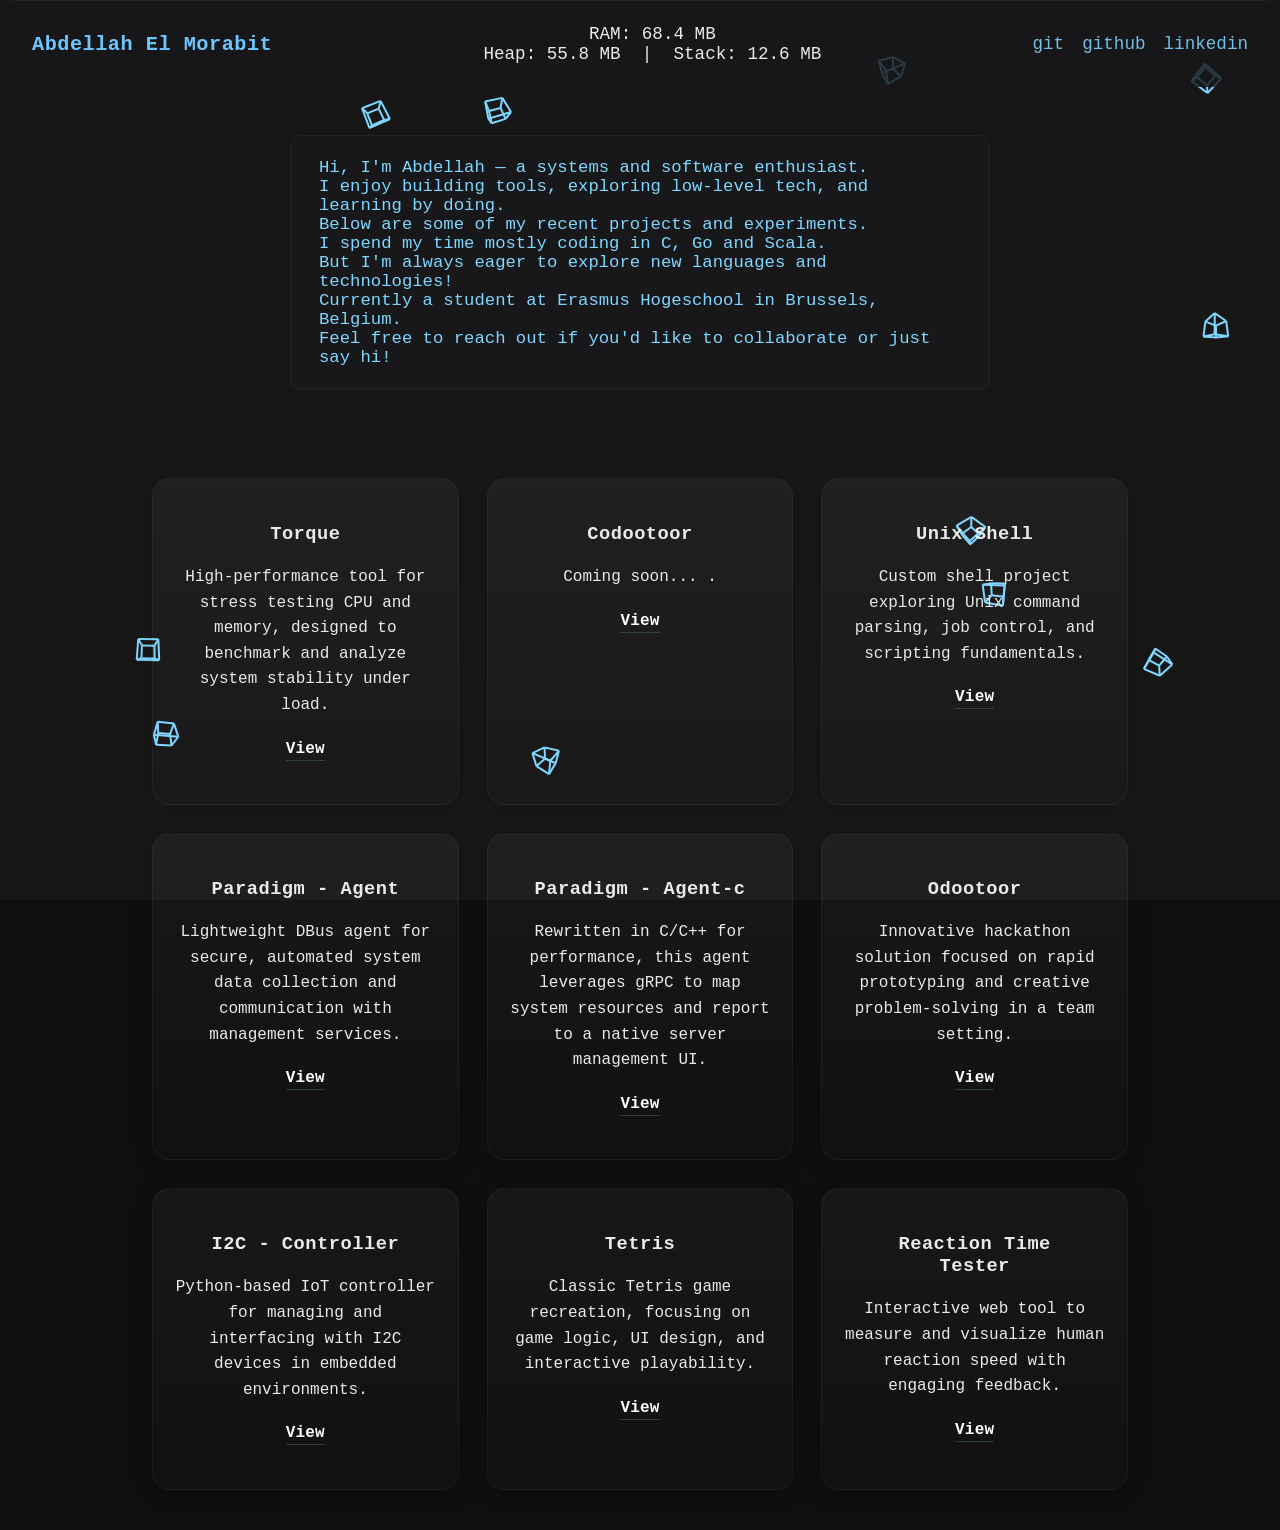
<file: index.html>
<!DOCTYPE html>
<html lang="en">

<head>
    <meta charset="UTF-8">
    <meta name="viewport" content="width=device-width, initial-scale=1.0">
    <title>nsrddyn — Portfolio</title>
    <style>
        .decor-square {
            position: absolute;
            width: 38px;
            height: 38px;
            border: 2px solid #7fd7ff;
            border-radius: 6px;
            opacity: 0.7;
            pointer-events: none;
            z-index: 2;
            transition: box-shadow 0.2s;
        }

        * {
            margin: 0;
            padding: 0;
            box-sizing: border-box;
            color: #eaeaea;
        }

        body {
            font-family: 'JetBrains Mono', monospace;
            background-color: #0f0f10;
            overflow-x: hidden;
            text-align: center;
            min-height: 100%;
        }

        h1,
        h2,
        h3,
        h4,
        h5,
        h6 {
            margin: 20px;
            font-weight: 600;
            letter-spacing: 0.5px;
        }

        p {
            line-height: 1.6;
            margin: 18px 0;
        }

        a {
            color: #fdfdfd;
            text-decoration: none;
            transition: color 0.2s;
        }

        a:hover {
            text-decoration: none;
        }

        li {
            list-style-type: none;
            padding: 5px 0;
            margin: 10px 0;
        }

        .container {
            max-width: 1000px;
            margin: 0 auto;
            padding: 32px 12px;
        }

        .site-header {
            background: #18181a;
            border-bottom: 1px solid #232326;
            box-shadow: 0 2px 8px 0 rgba(0, 0, 0, 0.04);
            border-radius: 0 0 18px 18px;
        }

        .projects-grid {
            display: grid;
            grid-template-columns: repeat(auto-fit, minmax(260px, 1fr));
            gap: 28px;
            margin-top: 32px;
        }

        .card {
            background: #18181a;
            color: #eaeaea;
            border: 1px solid #232326;
            box-shadow: 0 4px 24px 0 rgba(0, 0, 0, 0.13);
            padding: 0% 24px 18px;
        }

        .card:hover {
            background: #232326;
            color: #fff;
            border: 1.5px solid #7fd7ff;
            box-shadow: 0 8px 32px 0 rgba(0, 0, 0, 0.18);
        }

        .card {
            background: linear-gradient(180deg, rgba(255, 255, 255, 0.04), rgba(255, 255, 255, 0.01));
            padding: 24px 18px;
            border-radius: 18px;
            box-shadow: 0 4px 24px 0 rgba(0, 0, 0, 0.13);
            transition: transform 0.18s, box-shadow 0.18s;
            border: 1px solid rgba(255, 255, 255, 0.04);
        }

        .card:hover {
            box-shadow: 0 8px 32px 0 rgba(0, 0, 0, 0.18);
        }

        .card-link {
            color: #fff;
            font-weight: 600;
            letter-spacing: 0.2px;
            border-bottom: 1px solid #7fd7ff33;
            padding-bottom: 2px;
            transition: color 0.2s, border 0.2s;
        }

        .card-link:hover {
            color: #7fd7ff;
            border-bottom: 2px solid #7fd7ff;
        }

        /* Horizontal floating animation for cards */
        @keyframes buffer-overflow-horizontal {
            0% { transform: translateX(0); }
            10% { transform: translateX(12px); }
            25% { transform: translateX(-18px); }
            40% { transform: translateX(0); }
            55% { transform: translateX(0); }
            60% { transform: translateX(0); }
            65% { transform: translateX(0); }
            70% { transform: translateX(0); }
            75% { transform: translateX(0); }
            80% { transform: translateX(0); }
            82% { transform: translateX(0); }
            85% { transform: translateX(-120vw); } /* overflow left */
            88% { transform: translateX(120vw); }  /* overflow right */
            91% { transform: translateX(0); }
            100% { transform: translateX(0); }
        }

        .card.floating {
            animation: buffer-overflow-horizontal 11s cubic-bezier(0.77,0,0.18,1) infinite;
        }

        .bottom-bar {
            display: flex;
            justify-content: space-between;
            align-items: center;
            padding: 18px 32px;
            border-top: 1px solid #232326;
            background: rgba(24, 24, 26, 0.82);
            border-radius: 18px 18px 0 0;
            position: static;
            margin-top: 0px;
            z-index: 10;
            font-size: 1.1em;
        }

        .bottom-bar .name {
            font-weight: 700;
            color: #6ec6ff;
            font-size: 1.15em;
            letter-spacing: 0.5px;
        }

        .bottom-bar .footer-links {
            display: flex;
            gap: 18px;
        }

        .bottom-bar .footer-links a {
            opacity: 0.88;
            transition: opacity 0.2s, color 0.2s;
            color: #7fd7ff;
            text-decoration: none;
        }

        .bottom-bar .footer-links a:hover {
            opacity: 1;
            color: #fff;
        }

        @media (max-width:700px) {
            .container {
                padding: 18px 2vw;
            }

            .projects-grid {
                gap: 14px;
            }

            .card {
                padding: 16px 8px;
            }

            h1,
            h2,
            h3,
            h4,
            h5,
            h6 {
                margin: 14px;
            }
        }

        header {
            display: flex;
            flex-direction: row;
            justify-content: center;
            align-items: center;
            background-color: #222;
            padding: 14px 0;
            text-align: center;
            color: #fff;
            border-radius: 0 0 18px 18px;
        }

        .intro-code {
            max-width: 700px;
            margin: 48px auto 24px auto;
            background: #18181a;
            color: #7fd7ff;
            font-family: 'JetBrains Mono', monospace;
            font-size: 1.08em;
            border-radius: 10px;
            padding: 22px 28px;
            box-shadow: 0 2px 12px 0 rgba(0, 0, 0, 0.10);
            text-align: left;
            white-space: pre-line;
            border: 1px solid #232326;
        }
    </style>
</head>

<body>
    <nav class="bottom-bar">
        <span class="name" id="add-cube-name" style="cursor:pointer;">Abdellah El Morabit</span>
        <div class="memory-analyzer">
            <div class="mem-label">RAM: <span id="ram-usage">0</span> MB</div>
            <div class="mem-bar-bg">
                <div class="mem-bar-heap" id="heap-bar"></div>
                <div class="mem-bar-stack" id="stack-bar"></div>
            </div>
            <div class="mem-label mem-label-small">Heap: <span id="heap-usage">0</span> MB &nbsp;|&nbsp; Stack: <span id="stack-usage">0</span> MB</div>
        </div>
        <ul class="footer-links">
            <li><a href="https://git.nsrddyn.com" target="_blank" rel="noopener">git</a></li>
            <li><a href="https://www.github.com/nasrlol" target="_blank" rel="noopener">github</a></li>
            <li><a href="https://www.linkedin.com/in/abdellah-el-morabit/" target="_blank" rel="noopener">linkedin</a></li>
        </ul>
    </nav>

    <main>

        <pre class="intro-code"> Hi, I'm Abdellah — a systems and software enthusiast.
 I enjoy building tools, exploring low-level tech, and learning by doing.
 Below are some of my recent projects and experiments.
 I spend my time mostly coding in C, Go and Scala.
 But I'm always eager to explore new languages and technologies!
 Currently a student at Erasmus Hogeschool in Brussels, Belgium.
 Feel free to reach out if you'd like to collaborate or just say hi!
</pre>
        <!-- 3D cubes will be drawn on the canvas -->
        <section class="projects container">
            <div class="projects-grid">
                <article class="card">
                    <h3>Torque</h3>
                    <p>High-performance tool for stress testing CPU and memory, designed to benchmark and analyze system
                        stability under load.</p>
                    <p><a href="https://git.nsrddyn.com/torque.git" class="card-link" target="_blank" rel="noopener">View</a></p>
                </article>
                <article class="card">
                    <h3>Codootoor</h3>
                    <p> Coming soon...  .</p>
                    <p><a href="https://git.nsrddyn.com/codootoor.git" class="card-link" target="_blank" rel="noopener">View</a></p>
                </article>
                <article class="card">
                    <h3>Unix Shell</h3>
                    <p>Custom shell project exploring Unix command parsing, job control, and scripting fundamentals.</p>
                    <p><a href="https://git.nsrddyn.com/unix-shell.git" class="card-link" target="_blank" rel="noopener">View</a></p>
                </article>
                <article class="card">
                    <h3>Paradigm - Agent</h3>
                    <p>Lightweight DBus agent for secure, automated system data collection and communication with
                        management services.</p>
                    <p><a href="https://git.nsrddyn.com/paradigm-agent.git" class="card-link" target="_blank" rel="noopener">View</a></p>
                </article>
                <article class="card">
                    <h3>Paradigm - Agent-c</h3>
                    <p>Rewritten in C/C++ for performance, this agent leverages gRPC to map system resources and report
                        to a native server management UI.</p>
                    <p><a href="https://git.nsrddyn.com/paradigm-agent-c.git" class="card-link" target="_blank" rel="noopener">View</a></p>
                </article>
                <article class="card">
                    <h3>Odootoor</h3>
                    <p>Innovative hackathon solution focused on rapid prototyping and creative problem-solving in a team
                        setting.</p>
                    <p><a href="https://git.nsrddyn.com/odootoor.git" class="card-link" target="_blank" rel="noopener">View</a></p>
                </article>
                <article class="card">
                    <h3>I2C - Controller</h3>
                    <p>Python-based IoT controller for managing and interfacing with I2C devices in embedded
                        environments.</p>
                    <p><a href="https://git.nsrddyn.com/i2c-controller.git" class="card-link" target="_blank" rel="noopener">View</a></p>
                </article>
                <article class="card">
                    <h3>Tetris</h3>
                    <p>Classic Tetris game recreation, focusing on game logic, UI design, and interactive playability.
                    </p>
                    <p><a href="https://git.nsrddyn.com/tetris.git" class="card-link" target="_blank" rel="noopener">View</a></p>
                </article>
                <article class="card">
                    <h3>Reaction Time Tester</h3>
                    <p>Interactive web tool to measure and visualize human reaction speed with engaging feedback.</p>
                    <p><a href="https://git.nsrddyn.com/reaction-time-tester.git" class="card-link" target="_blank" rel="noopener">View</a></p>
                </article>
            </div>
        </section>


        <script>
            // On hover, swap the hovered card with a random other card
            document.addEventListener('DOMContentLoaded', function () {
                const grid = document.querySelector('.projects-grid');
                const getCards = () => Array.from(grid.querySelectorAll('.card'));
                let lastShuffle = 0;
                grid.addEventListener('mouseover', function (e) {
                    const now = Date.now();
                    if (now - lastShuffle < 400) return;
                    const cards = getCards();
                    if (e.target.classList.contains('card')) {
                        const hovered = e.target;
                        let idx = cards.indexOf(hovered);
                        let swapIdx = idx;
                        while (swapIdx === idx) {
                            swapIdx = Math.floor(Math.random() * cards.length);
                        }
                        if (swapIdx !== idx) {
                            if (swapIdx > idx) {
                                grid.insertBefore(cards[swapIdx], hovered);
                            } else {
                                grid.insertBefore(hovered, cards[swapIdx]);
                            }
                            lastShuffle = now;
                        }
                    }
                });

                // Add floating animation with random delays to each card
                const cards = getCards();
                cards.forEach(card => {
                    card.classList.add('floating');
                    // Randomize animation delay for more organic movement
                    card.style.animationDelay = (Math.random() * 7).toFixed(2) + 's';
                });
            });

            // Draw 3D cubes around the info blocks using the canvas
            const canvas = document.createElement('canvas');
            const ctx = canvas.getContext('2d');
            canvas.width = window.innerWidth;
            canvas.height = window.innerHeight;
            canvas.style.position = 'fixed';
            canvas.style.top = '0';
            canvas.style.left = '0';
            canvas.style.zIndex = '-1';
            // Insert canvas before <main> so it's behind the content
            document.body.insertBefore(canvas, document.querySelector('main'));

            // Cube geometry
            const verts = [
                [-1, -1, -1], [1, -1, -1], [1, 1, -1], [-1, 1, -1],
                [-1, -1, 1], [1, -1, 1], [1, 1, 1], [-1, 1, 1]
            ];
            const edges = [
                [0, 1], [1, 2], [2, 3], [3, 0],
                [4, 5], [5, 6], [6, 7], [7, 4],
                [0, 4], [1, 5], [2, 6], [3, 7]
            ];

            const margin = 60;
            const cubeSize = 32;
            let cubeStates = Array.from({length: 15}, () => {
                let angle = Math.random() * Math.PI * 2;
                let speed = 1.2 + Math.random() * 0.8;
                return {
                    x: margin + Math.random() * (canvas.width - 2*margin),
                    y: margin + Math.random() * (canvas.height - 2*margin),
                    vx: Math.cos(angle) * speed,
                    vy: Math.sin(angle) * speed
                };
            });

            function drawCube(centerX, centerY, size, t, color) {
                let points = verts.map(([x, y, z]) => {
                    // rotate
                    let X = x * Math.cos(t) - z * Math.sin(t);
                    let Z = x * Math.sin(t) + z * Math.cos(t);
                    let Y = y * Math.cos(t * 0.7) - Z * Math.sin(t * 0.7);
                    Z = y * Math.sin(t * 0.7) + Z * Math.cos(t * 0.7);
                    // project
                    let px = centerX + (X / (Z + 4)) * size;
                    let py = centerY + (Y / (Z + 4)) * size;
                    return [px, py];
                });
                ctx.strokeStyle = color;
                ctx.lineWidth = 2;
                for (let [a, b] of edges) {
                    ctx.beginPath();
                    ctx.moveTo(points[a][0], points[a][1]);
                    ctx.lineTo(points[b][0], points[b][1]);
                    ctx.stroke();
                }
            }

            let t = 0;
            function animate() {
                ctx.clearRect(0, 0, canvas.width, canvas.height);
                ctx.fillStyle = 'rgba(60,60,65,0.18)';
                ctx.fillRect(0, 0, canvas.width, canvas.height);
                // Move and draw cubes
                for (let i = 0; i < cubeStates.length; i++) {
                    let c = cubeStates[i];
                    // Move
                    c.x += c.vx;
                    c.y += c.vy;
                    // Bounce off edges
                    if (c.x < margin || c.x > canvas.width - margin) c.vx *= -1;
                    if (c.y < margin || c.y > canvas.height - margin) c.vy *= -1;
                    drawCube(c.x, c.y, cubeSize, t + i, '#7fd7ff');
                }
                t += 0.02;
                requestAnimationFrame(animate);
            }
            animate();

            // Add cube on name click
            document.getElementById('add-cube-name').addEventListener('click', function() {
                let angle = Math.random() * Math.PI * 2;
                let speed = 1.2 + Math.random() * 0.8;
                cubeStates.push({
                    x: margin + Math.random() * (canvas.width - 2*margin),
                    y: margin + Math.random() * (canvas.height - 2*margin),
                    vx: Math.cos(angle) * speed,
                    vy: Math.sin(angle) * speed
                });
            });


        // Memory Analyzer Simulation
        (function() {
            const ramEl = document.getElementById('ram-usage');
            const heapEl = document.getElementById('heap-usage');
            const stackEl = document.getElementById('stack-usage');
            const heapBar = document.getElementById('heap-bar');
            const stackBar = document.getElementById('stack-bar');
            // Simulate a system with 256MB RAM
            const TOTAL_RAM = 256;
            let heap = 40 + Math.random() * 40;
            let stack = 8 + Math.random() * 8;
            function updateMemory() {
                // Simulate heap and stack random walk
                heap += (Math.random() - 0.5) * 4;
                stack += (Math.random() - 0.5) * 1.2;
                heap = Math.max(24, Math.min(heap, TOTAL_RAM - 16));
                stack = Math.max(4, Math.min(stack, 32));
                let used = heap + stack;
                ramEl.textContent = used.toFixed(1);
                heapEl.textContent = heap.toFixed(1);
                stackEl.textContent = stack.toFixed(1);
                // Heap bar grows from left, stack from right
                let heapWidth = (heap / TOTAL_RAM) * 100;
                let stackWidth = (stack / TOTAL_RAM) * 100;
                heapBar.style.width = heapWidth + '%';
                stackBar.style.width = stackWidth + '%';
                stackBar.style.left = (100 - stackWidth) + '%';
            }
            setInterval(updateMemory, 900);
            updateMemory();
        })();
        </script>
    </main>
</body>

</html>
</file>
